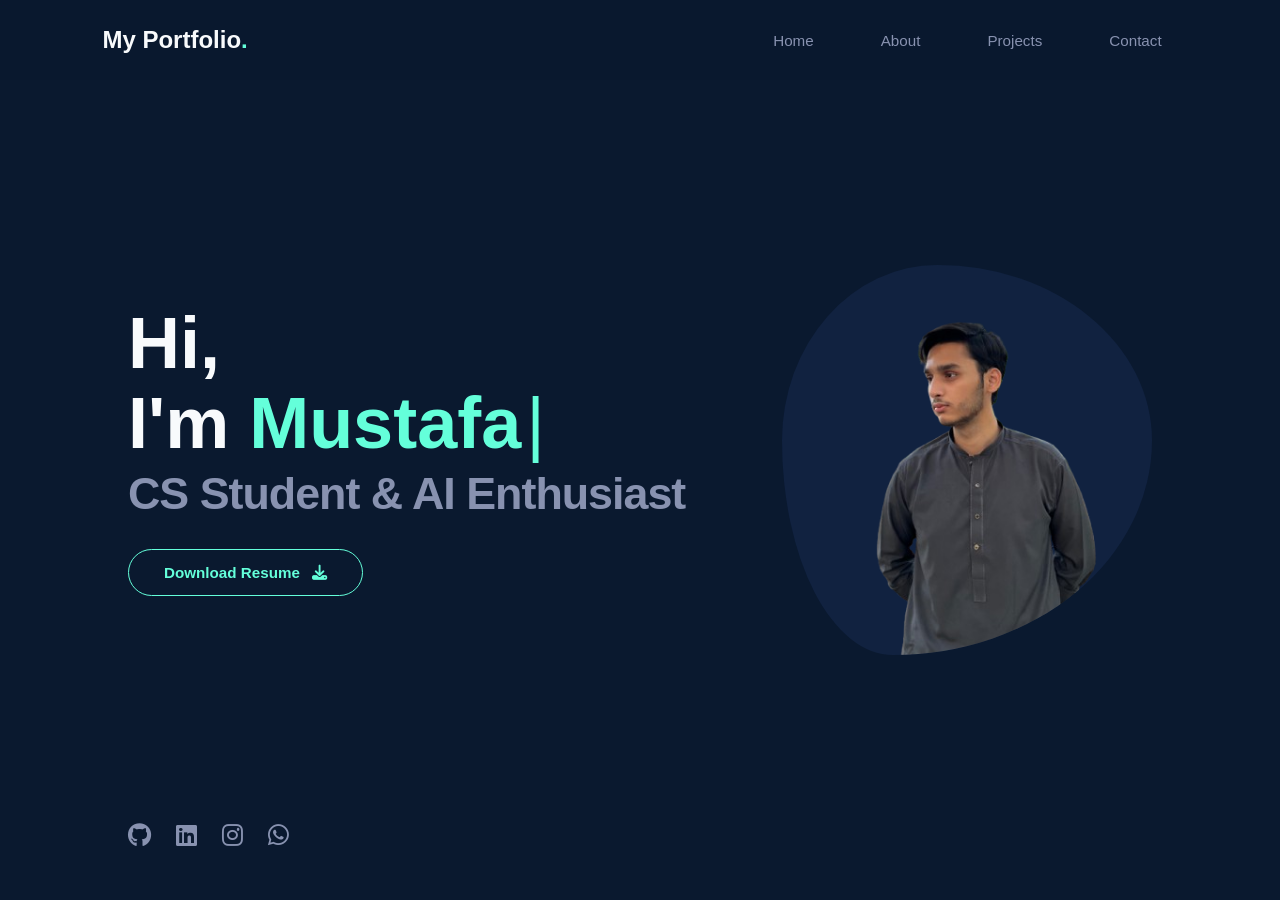
<file: index.html>
<!DOCTYPE html>
<html lang="en">
    <head>
        <link rel="stylesheet" href="https://cdnjs.cloudflare.com/ajax/libs/font-awesome/6.4.2/css/all.min.css">
        <meta charset="UTF-8">
        <meta name="viewport" content="width=device-width, initial-scale=1.0">
        <title>Mustafa Hassan | Portfolio</title>
        <meta property="og:title" content="Mustafa Hassan | Portfolio">
        <meta property="og:description" content="I'm a Computer Science student specializing in AI. This is my Portfolio showcasing diffrent projects">
        <meta property="og:image" content="assets/images/logo_black.png">
        <link rel="icon" href="assets/images/logo_black.png" type="image/png">
        <link rel="stylesheet" href="style.css">
    </head>
    <body>
        <nav class="navbar">
            <div class="logo">
                My Portfolio<span>.</span>
            </div>
        <input type="checkbox" id="menu-toggle" class="menu-checkbox">
            <label for="menu-toggle" class="hamburger">
            <i class="fa-solid fa-bars"></i>
        </label>
            <ul class="nav-links">
                <li><a href="index.html">Home</a></li>
                <li><a href="aboutme.html">About</a></li>
                <li><a href="projects.html">Projects</a></li>
                <li><a href="contact.html">Contact</a></li>
            </ul>
        </nav>

    <section class="hero">
        <div class="hero-text">
            <h1 class="intro-hi"><span class="pop-word">Hi,</span></h1>
            <h1 class="intro-main">I'm <span id="typed-name"></span><span class="cursor">|</span></h1>
            <h2 class="intro-sub"><span class="pop-word">CS Student & AI Enthusiast</span></h2>
            <a href="assets/resume_updated.pdf" target="_blank" class="btn-resume" download>
                Download Resume <i class="fa-solid fa-download"></i>
            </a>
        </div>
        <div class="hero-image-container">
            <div class="blob-shape">
                <img src="assets/images/a.png" alt="my_image">
            </div>
        </div>
    <div class="hero-socials">
        <a href="https://github.com/mustafahassan2006" target="_blank"><i class="fa-brands fa-github"></i></a>
        <a href="https://www.linkedin.com/in/syed-mustafa-hassan" target="_blank"><i class="fa-brands fa-linkedin"></i></a>
        <a href="https://www.instagram.com/mustafahsn.5/" target="_blank"><i class="fa-brands fa-instagram"></i></a>
        <a href="https://wa.me/923174124920" target="_blank"><i class="fa-brands fa-whatsapp"></i></a>
        </div>
    </section>
        
    </body>
</html>

<script>
    const name = "Mustafa";
    let index = 0;

    function typeEffect() {
        if (index < name.length) {
            // Add one letter at a time to the span
            document.getElementById("typed-name").innerHTML += name.charAt(index);
            index++;
            // Adjust the '150' to make it faster (lower) or slower (higher)
            setTimeout(typeEffect, 150);
        }
    }

    // This makes the script run as soon as the page finishes loading
    window.onload = typeEffect;
</script>
</file>
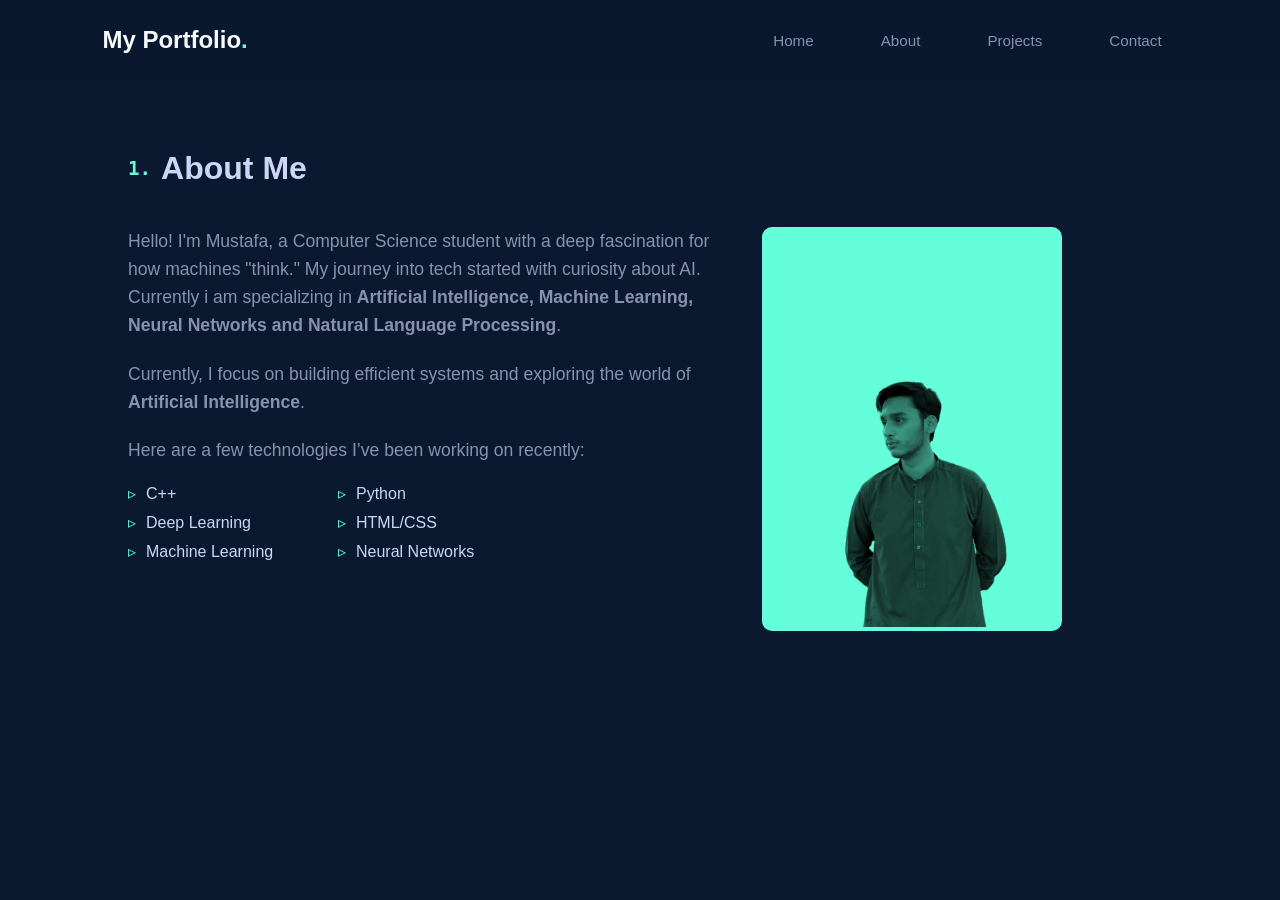
<file: aboutme.html>
<!DOCTYPE html>
<html lang="en">
<head>
    <meta charset="UTF-8">
    <meta name="viewport" content="width=device-width, initial-scale=1.0">
    <title>About Me | Mustafa Hassan</title>
    <link rel="stylesheet" href="https://cdnjs.cloudflare.com/ajax/libs/font-awesome/6.4.2/css/all.min.css">
    <link rel="stylesheet" href="style.css">
    <link rel="icon" href="assets/images/logo_black.png" type="image/png">
</head>
<body>
    <nav class="navbar">
        <div class="logo"><a href="index.html">My Portfolio<span>.</span></a></div> 
        <input type="checkbox" id="menu-toggle" class="menu-checkbox">
        <label for="menu-toggle" class="hamburger"><i class="fa-solid fa-bars"></i></label>
        <ul class="nav-links">
            <li><a href="index.html">Home</a></li>
            <li><a href="aboutme.html">About</a></li>
            <li><a href="projects.html">Projects</a></li>
            <li><a href="contact.html">Contact</a></li>
            
        </ul>
    </nav>

    <section class="about-section">
        <div class="container">
            <h2 class="section-title"><span>1.</span> About Me</h2>
            
            <div class="about-content">
                <div class="about-text">
                    <p>Hello! I'm Mustafa, a Computer Science student with a deep fascination for how machines "think." My journey into tech started with curiosity about AI. Currently i am specializing in <strong>Artificial Intelligence, Machine Learning, Neural Networks and Natural Language Processing</strong>.</p>
                    
                    <p>Currently, I focus on building efficient systems and exploring the world of <strong>Artificial Intelligence</strong>.</p>

                    <p>Here are a few technologies I’ve been working on recently:</p>
                    <ul class="skills-list">
                        <li>C++</li>
                        <li>Python</li>
                        <li>Deep Learning</li>
                        <li>HTML/CSS</li>
                        <li>Machine Learning</li>
                        <li>Neural Networks</li>
                    </ul>
                </div>

                <div class="about-image">
                    <div class="image-wrapper">
                        <img src="assets/images/a.png" alt="Mustafa Hassan">
                    </div>
                </div>
            </div>
        </div>
    </section>
</body>
</html>
</file>
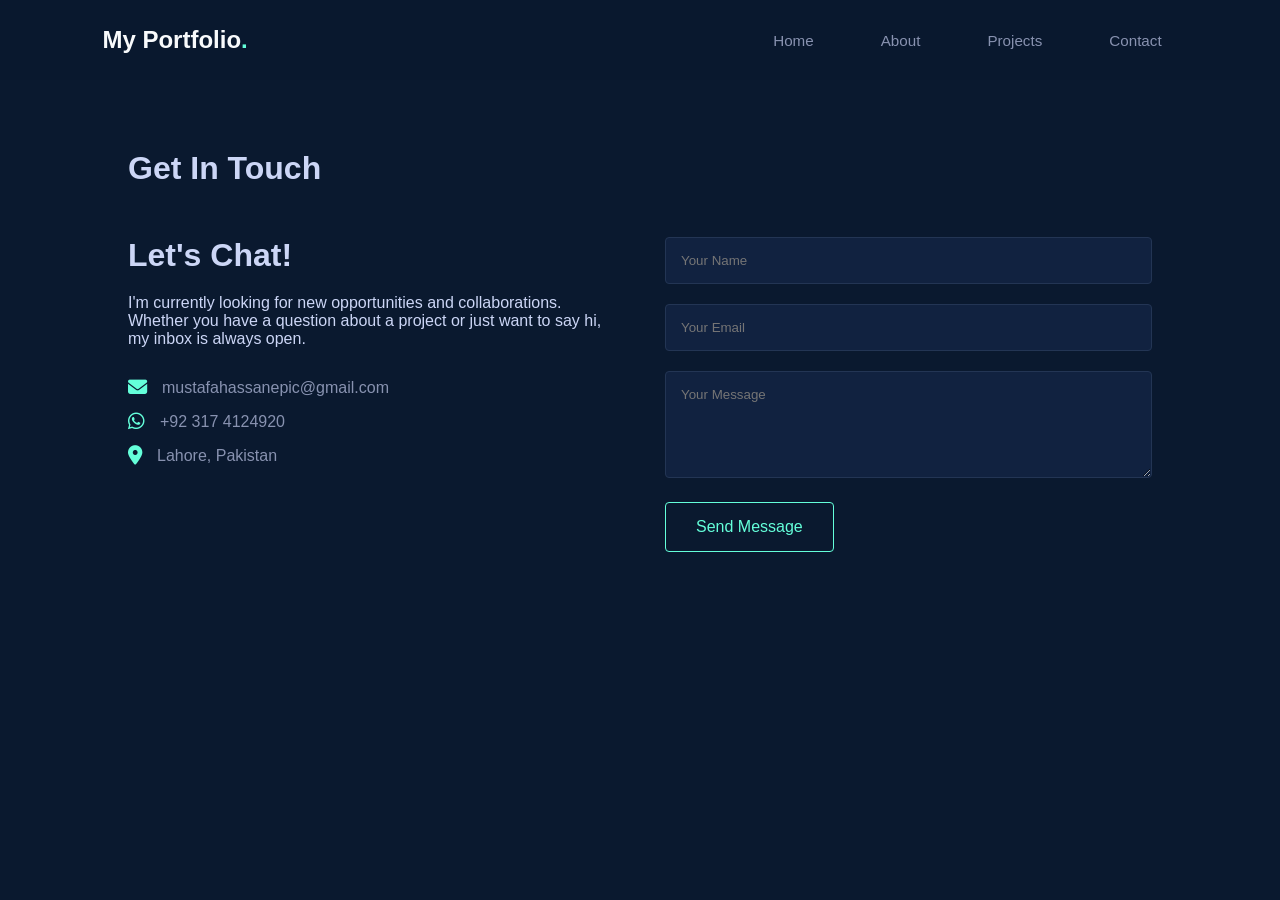
<file: contact.html>
<!DOCTYPE html>
<html lang="en">
<head>
    <meta charset="UTF-8">
    <meta name="viewport" content="width=device-width, initial-scale=1.0">
    <title>Contact | Mustafa Hassan</title>
    <link rel="stylesheet" href="https://cdnjs.cloudflare.com/ajax/libs/font-awesome/6.4.2/css/all.min.css">
    <link rel="stylesheet" href="style.css">
     <link rel="icon" href="assets/images/logo_black.png" type="image/png">
</head>
<body>
    <nav class="navbar">
        <div class="logo"><a href="index.html">My Portfolio<span>.</span></a></div> 
        <input type="checkbox" id="menu-toggle" class="menu-checkbox">
        <label for="menu-toggle" class="hamburger"><i class="fa-solid fa-bars"></i></label>
        <ul class="nav-links">
            <li><a href="index.html">Home</a></li>
            <li><a href="aboutme.html">About</a></li>
            <li><a href="projects.html">Projects</a></li>
            <li><a href="contact.html">Contact</a></li>
        </ul>
    </nav>

    <section class="contact-section">
        <div class="container">
            <h2 class="section-title"> Get In Touch</h2>
            
            <div class="contact-container">
                <div class="contact-info">
                    <h3>Let's Chat!</h3>
                    <p>I'm currently looking for new opportunities and collaborations. Whether you have a question about a project or just want to say hi, my inbox is always open.</p>
                    
                    <div class="contact-details">
                        <div class="detail-item">
                            <i class="fa-solid fa-envelope"></i>
                            <p>mustafahassanepic@gmail.com</p> </div>
                                <a href="https://wa.me/923174124920" target="_blank" class="detail-item whatsapp-link">
                                <i class="fa-brands fa-whatsapp"></i>
                                <p>+92 317 4124920</p>
                                </a>
                        <div class="detail-item">
                            <i class="fa-solid fa-location-dot"></i>
                            <p>Lahore, Pakistan</p>
                        </div>
                    </div>
                </div>

                <form action="https://formspree.io/f/xeerkpnw" method="POST" class="contact-form">
                    <div class="input-group">
                        <input type="text" name="name" placeholder="Your Name" required>
                    </div>
                    <div class="input-group">
                        <input type="email" name="email" placeholder="Your Email" required>
                    </div>
                    <div class="input-group">
                        <textarea name="message" rows="5" placeholder="Your Message" required></textarea>
                    </div>
                    <button type="submit" class="contact-btn">Send Message</button>
                </form>
            </div>
        </div>
    </section>
</body>
</html>
</file>
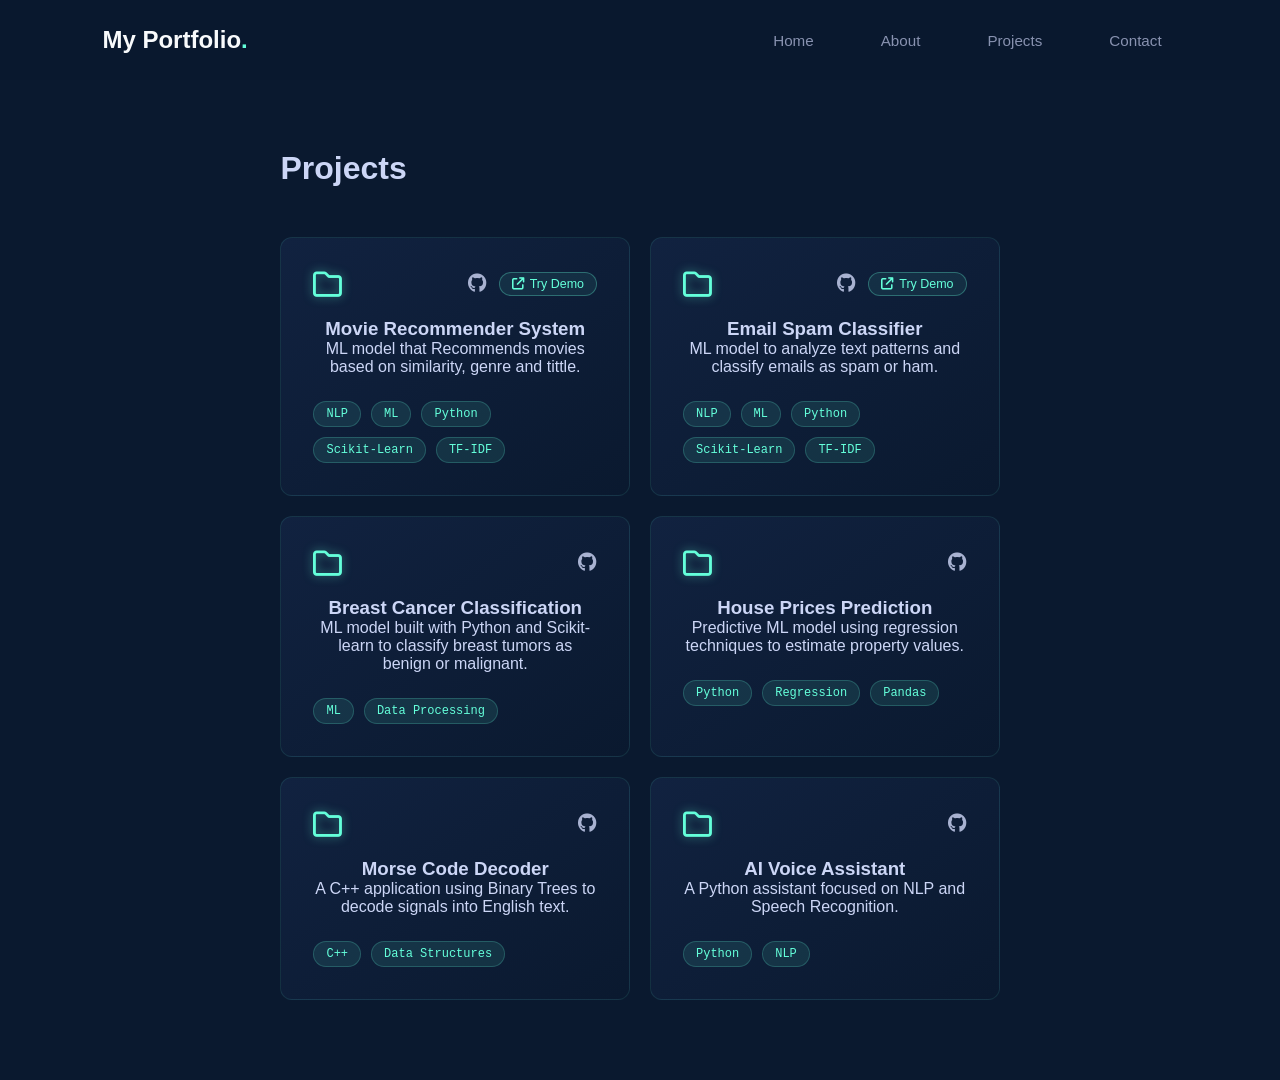
<file: projects.html>
<!DOCTYPE html>
<html lang="en">
<head>
    <meta charset="UTF-8">
    <meta name="viewport" content="width=device-width, initial-scale=1.0">
    <title>Projects | Mustafa Hassan</title>
    <link rel="stylesheet" href="https://cdnjs.cloudflare.com/ajax/libs/font-awesome/6.4.2/css/all.min.css">
    <link rel="icon" href="assets/images/logo_black.png" type="image/png">
    <link rel="stylesheet" href="style.css">
</head>
<body>
    <nav class="navbar">
        <div class="logo"><a href="index.html">My Portfolio<span>.</span></a></div> 
        <input type="checkbox" id="menu-toggle" class="menu-checkbox">
        <label for="menu-toggle" class="hamburger"><i class="fa-solid fa-bars"></i></label>
        <ul class="nav-links">
            <li><a href="index.html">Home</a></li>
            <li><a href="aboutme.html">About</a></li>
            <li><a href="projects.html">Projects</a></li>
            <li><a href="contact.html">Contact</a></li>
        </ul>
    </nav>
                
    <section class="projects-placeholder">
        <div class="container">
            <h2 class="section-title">Projects</h2>
            <div class="projects-grid">
<!-- Project-->
                <div class="project-card">
                    <div class="project-top">
                        <i class="fa-regular fa-folder project-folder"></i>
                        <div class="project-links">
                            <a href="https://github.com/mustafahassan2006/Movie_recommendation" target="_blank" title="View Source Code">
                                <i class="fa-brands fa-github"></i>
                            </a>
                            <a href="Projects/MovieReq.html" target="_blank" class="demo-link">
                                <i class="fa-solid fa-arrow-up-right-from-square"></i> Try Demo
                            </a>
                        </div>
                    </div>
                    <h3 class="project-title">Movie Recommender System</h3>

                    <p class="project-description">ML model that Recommends movies based on similarity, genre and tittle.</p>
                    <ul class="project-tech-list">
                        <li>NLP</li>
                        <li>ML</li>
                        <li>Python</li>
                        <li>Scikit-Learn</li>
                        <li>TF-IDF</li>
                    </ul>
                </div>

                
                <!-- Project 1: Email Spam Classifier -->
                <div class="project-card">
                    <div class="project-top">
                        <i class="fa-regular fa-folder project-folder"></i>
                        <div class="project-links">
                            <a href="https://github.com/mustafahassan2006/Email_spam_classifier" target="_blank" title="View Source Code">
                                <i class="fa-brands fa-github"></i>
                            </a>
                            <a href="Projects/EmailClassifier.html" target="_blank" class="demo-link">
                                <i class="fa-solid fa-arrow-up-right-from-square"></i> Try Demo
                            </a>
                        </div>
                    </div>
                    <h3 class="project-title">Email Spam Classifier</h3>
                    <p class="project-description">ML model to analyze text patterns and classify emails as spam or ham.</p>
                    <ul class="project-tech-list">
                        <li>NLP</li>
                        <li>ML</li>
                        <li>Python</li>
                        <li>Scikit-Learn</li>
                        <li>TF-IDF</li>
                    </ul>
                </div>

                <!-- Project 2: Breast Cancer Classification -->
                <div class="project-card">
                    <a href="https://github.com/mustafahassan2006/breast-cancer-prediction" class="project-link-wrapper" target="_blank">
                        <div class="project-top">
                            <i class="fa-regular fa-folder project-folder"></i>
                            <div class="project-links">
                                <object>
                                    <a href="https://github.com/mustafahassan2006/breast-cancer-prediction" target="_blank">
                                        <i class="fa-brands fa-github"></i>
                                    </a>
                                </object>
                            </div>
                        </div>
                        <h3 class="project-title">Breast Cancer Classification</h3>
                        <p class="project-description">ML model built with Python and Scikit-learn to classify breast tumors as benign or malignant.</p>
                        <ul class="project-tech-list">
                            <li>ML</li>
                            <li>Data Processing</li>
                        </ul>
                    </a>
                </div>

                <!-- Project 3: House Prices Prediction -->
                <div class="project-card">
                    <a href="https://github.com/mustafahassan2006/House-Prices-Prediction" class="project-link-wrapper" target="_blank">
                        <div class="project-top">
                            <i class="fa-regular fa-folder project-folder"></i>
                            <div class="project-links">
                                <object>
                                    <a href="https://github.com/mustafahassan2006/House-Prices-Prediction" target="_blank">
                                        <i class="fa-brands fa-github"></i>
                                    </a>
                                </object>
                            </div>
                        </div>
                        <h3 class="project-title">House Prices Prediction</h3>
                        <p class="project-description">Predictive ML model using regression techniques to estimate property values.</p>
                        <ul class="project-tech-list">
                            <li>Python</li>
                            <li>Regression</li>
                            <li>Pandas</li>
                        </ul>
                    </a>
                </div>

                <!-- Project 4: Morse Code Decoder -->
                <div class="project-card">
                    <a href="index.html" class="project-link-wrapper">
                        <div class="project-top">
                            <i class="fa-regular fa-folder project-folder"></i>
                            <div class="project-links">
                                <object>
                                    <a href="https://github.com/mustafahassan2006" target="_blank">
                                        <i class="fa-brands fa-github"></i>
                                    </a>
                                </object>
                            </div>
                        </div>
                        <h3 class="project-title">Morse Code Decoder</h3>
                        <p class="project-description">A C++ application using Binary Trees to decode signals into English text.</p>
                        <ul class="project-tech-list">
                            <li>C++</li>
                            <li>Data Structures</li>
                        </ul>
                    </a>
                </div>

                <!-- Project 5: AI Voice Assistant -->
                <div class="project-card">
                    <a href="https://github.com/mustafahassan2006/Python-Voice-Assistant" class="project-link-wrapper" target="_blank">
                        <div class="project-top">
                            <i class="fa-regular fa-folder project-folder"></i>
                            <div class="project-links">
                                <object>
                                    <a href="https://github.com/mustafahassan2006/Python-Voice-Assistant" target="_blank">
                                        <i class="fa-brands fa-github"></i>
                                    </a>
                                </object>
                            </div>
                        </div>
                        <h3 class="project-title">AI Voice Assistant</h3>
                        <p class="project-description">A Python assistant focused on NLP and Speech Recognition.</p>
                        <ul class="project-tech-list">
                            <li>Python</li>
                            <li>NLP</li>
                        </ul>
                    </a>
                </div>

            </div>
        </div>
    </section>
</body>
</html>
</file>
<file: style.css>
* {
    margin: 0;
    padding: 0;
    box-sizing: border-box;
    font-family: 'Inter', sans-serif; /* Clean modern font */
}

body {
    background-color: #0a192f; /* Deep Navy Dark Mode */
    color: #ccd6f6;
}

/* 2. Navbar Container */
.navbar {
    display: flex;
    justify-content: space-between; /* Logo on left, links on right */
    align-items: center;
    padding: 20px 8%;
    height: 80px;
    background-color: rgba(10, 25, 47, 0.95); /* Semi-transparent */
    position: fixed; /* Stays at top */
    width: 100%;
    top: 0;
    z-index: 1000;
}

/* 3. Logo Style */
.logo {
    display: flex;
    align-items: center;
    font-size: 1.5rem;
    font-weight: 800;
    color: #f8fafc;
    cursor: pointer;
    text-decoration: none;
    transition: all 0.3s ease; /* Makes the color fade in smoothly */
}

.logo a, .logo a:visited {
    text-decoration: none !important;
    color: inherit !important;
}


.logo:hover {
    color: #64ffda; /* Entire name turns teal */
    transform: translateY(-2px); /* Subtle "pop" up */
}

.logo:hover span {
    display: inline-block;
    transform: scale(1.5); /* The dot grows 50% larger on hover */
    color: #f8fafc; /* The dot changes to white for contrast */
    transition: transform 0.3s cubic-bezier(0.175, 0.885, 0.32, 1.275); /* Bouncy pop */
}

.logo span {
    color: #64ffda; /* That cool teal accent color */
}

/* 4. The Links */
.nav-links {
    display: flex;
    list-style: none;
    gap: 35px;
}

.nav-links a {
    text-decoration: none;
    color: #8892b0;
    font-weight: 500;
    font-size: 0.95rem;
    padding: 8px 16px;       /* Adds space for the background box */
    border-radius: 8px;      /* Makes the box corners rounded */
    transition: all 0.3s ease; /* Smooth transition for everything */
    display: inline-block;   /* Allows the "pop" movement */
}

.nav-links a:hover {
    color: #64ffda;          /* Changes text color to your accent teal */
    background-color: rgba(100, 255, 218, 0.1); /* Translucent teal box */
    transform: translateY(-3px); /* The "Pop" - moves it up slightly */
    box-shadow: 0 4px 15px rgba(0, 0, 0, 0.2); /* Subtle depth shadow */
}

/* Hero Section Container to position everything */
.hero {
    position: relative;
    height: 100vh;
    display: flex;
    align-items: center;
    justify-content: space-between; /* This puts text on left, image on right */
    padding: 0 10%;
    gap: 30px;
}

.hero-image-container {
    position: relative;
    width: 370px; /* Adjust based on how big you want the blob */
    height: 390px;
    margin-right: 0px;
    margin-top: 20px;
}

.blob-shape {
    width: 100%;
    height: 100%;
    background-color: #112240; 
    /* This specific border-radius creates the organic "blob" shape */
    border-radius: 42% 58% 70% 30% / 45% 45% 55% 55%;
    overflow: hidden; /* Ensures the image stays inside the blob */
    display: flex;
    align-items: flex-end; /* Aligns image to the bottom of the blob */
    justify-content: center;
    transition: all 0.5s ease-in-out;
}

.blob-shape img {
    width: 110%; /* Makes image slightly larger to fill the shape */
    height: auto;
    object-fit: cover;
}

.hero-image-container:hover .blob-shape {
    /* change the border-radius values slightly for the "hover" state */
    border-radius: 50% 50% 50% 50% / 50% 50% 50% 50%; /* Becomes a perfect circle */
    transform: scale(1.05); /* Makes the whole thing grow 5% larger */
    box-shadow: 0 20px 40px rgba(100, 255, 218, 0.2); /* Adds a teal glow */
}

.hero-text {
    flex: 1; /* Takes up left side space */
}

.intro-hi {
    font-size: 4.5rem;
    font-weight: 800;
    color: #f8fafc; /* Clean White */
    line-height: 1.1;
}

.intro-main {
    font-size: 4.5rem;
    font-weight: 800;
    color: #f8fafc;
    line-height: 1.1;
}

.intro-main span {
    color: #64ffda; /* signature Teal */
}

.intro-sub {
    font-size: clamp(1.8rem, 4vw, 2.8rem); /* This makes it auto-shrink if the text is long */
    font-weight: 700;
    color: #8892b0;
    margin-top: 5px;
    letter-spacing: -1px;
}

#typed-name {
    color: #64ffda; 
}

.cursor {
    color: #64ffda;
    font-weight: 200;
    margin-left: 5px;
    /* This makes the cursor blink like a real terminal */
    animation: blink-caret 0.75s step-end infinite;
}

@keyframes blink-caret {
    from, to { color: transparent }
    50% { color: #64ffda; }
}

.hero-socials {
    position: absolute;
    bottom: 50px;
    left: 10%;
    display: flex;
    gap: 25px;
    z-index: 10;
}

.hero-socials a {
    color: #8892b0; /* Dimmed color to match your sub-text */
    font-size: 1.5rem; /* Makes icons readable */
    transition: all 0.3s ease;
    text-decoration: none;
}

.hero-socials a:hover {
    color: #64ffda; /* Teal accent on hover */
    transform: translateY(-5px); /* The "Pop" effect */
}

.btn-resume {
    display: inline-block;
    margin-top: 30px;
    padding: 14px 35px; /* Slightly wider padding for a better oval look */
    border: 1.5px solid #64ffda;
    color: #64ffda;
    text-decoration: none;
    font-size: 0.95rem;
    font-weight: 600;
    border-radius: 50px; /* This creates the oval/pill shape */
    transition: all 0.3s cubic-bezier(0.645, 0.045, 0.355, 1); /* Smoother transition */
    cursor: pointer;
    background: transparent;
}

.btn-resume i {
    margin-left: 8px;
}

.btn-resume:hover {
    background-color: rgba(100, 255, 218, 0.1);
    transform: translateY(-3px);
    box-shadow: 0 5px 15px rgba(100, 255, 218, 0.1); /* Teal tinted shadow */
}

.menu-checkbox, .hamburger {
    display: none;
}

/* About Section Styles */
.about-section {
    padding: 150px 10% 80px;
    min-height: 100vh;
}

.section-title {
    font-size: 2rem;
    color: #ccd6f6;
    margin-bottom: 40px;
    display: flex;
    align-items: center;
}

.section-title span {
    color: #64ffda;
    font-family: monospace;
    font-size: 1.2rem;
    margin-right: 10px;
}

/* This creates the side-by-side look on desktop and stacks on mobile */
.about-content {
    display: grid;
    grid-template-columns: 3fr 2fr;
    gap: 50px;
    align-items: start;
}

.about-text p {
    color: #8892b0;
    line-height: 1.6;
    margin-bottom: 20px;
    font-size: 1.1rem;
}

.skills-list {
    display: grid;
    grid-template-columns: repeat(2, minmax(140px, 200px));
    list-style: none;
    gap: 10px;
}

.skills-list li::before {
    content: "▹";
    color: #64ffda;
    margin-right: 10px;
}

/* Image Styling */
.image-wrapper {
    position: relative;
    max-width: 300px;
    border-radius: 10px;
    background-color: #64ffda; /* Teal accent for the image tint */
}

.image-wrapper img {
    width: 100%;
    border-radius: 10px;
    mix-blend-mode: multiply; /* Creates that professional dark-tint look */
    filter: grayscale(100%) contrast(1);
    transition: all 0.3s ease;
}

.image-wrapper:hover img {
    mix-blend-mode: normal;
    filter: none;
}

.pop-word {
    display: inline-block; /* Required for the 'lift' to work */
    transition: transform 0.3s ease, color 0.3s ease;
    cursor: default;
}

.pop-word:hover {
    transform: translateY(-8px); /* Lifts the word up */
    color: #64ffda; /* Signature teal highlight */
}

/* Apply the same logic to your typed name */
#typed-name {
    display: inline-block;
    transition: transform 0.3s ease;
}

#typed-name:hover {
    transform: translateY(-8px);
}

/* Contact Section */
.contact-section {
    padding: 150px 10% 80px;
    min-height: 100vh;
}

.contact-container {
    display: grid;
    grid-template-columns: 1fr 1fr;
    gap: 50px;
    margin-top: 50px;
}

.contact-info h3 {
    font-size: 2rem;
    color: #ccd6f6;
    margin-bottom: 20px;
}

.contact-details {
    margin-top: 30px;
}

.detail-item {
    display: flex;
    align-items: center;
    margin-bottom: 15px;
    color: #8892b0;
}

.detail-item i {
    color: #64ffda;
    margin-right: 15px;
    font-size: 1.2rem;
}

/* Form Styling */
.contact-form {
    display: flex;
    flex-direction: column;
    gap: 20px;
}

.input-group input, 
.input-group textarea {
    width: 100%;
    padding: 15px;
    background: #112240;
    border: 1px solid #233554;
    border-radius: 4px;
    color: #ccd6f6;
    font-family: inherit;
    transition: 0.3s;
}

.input-group input:focus, 
.input-group textarea:focus {
    outline: none;
    border-color: #64ffda;
}

.contact-btn {
    padding: 15px 30px;
    background: transparent;
    border: 1px solid #64ffda;
    color: #64ffda;
    border-radius: 4px;
    cursor: pointer;
    font-size: 1rem;
    transition: 0.3s;
    width: fit-content;
}

.contact-btn:hover {
    background: rgba(100, 255, 218, 0.1);
}

.whatsapp-link {
    text-decoration: none;
    transition: all 0.3s ease;
}

.whatsapp-link:hover {
    transform: translateX(10px); /* Subtle slide effect on hover */
}

.whatsapp-link:hover i {
    color: #25D366; /* Changes to WhatsApp Green only on hover */
}

/* Projects Placeholder Styles */
.projects-placeholder {
    padding: 150px 10% 80px;
    min-height: 100vh;
    display: flex;
    justify-content: center;
    align-items: center;
    text-align: center;
}

.placeholder-content {
    max-width: 600px;
}

.placeholder-icon {
    font-size: 5rem;
    color: #64ffda;
    margin-bottom: 30px;
    opacity: 0.5;
}

.placeholder-content h3 {
    font-size: 2.5rem;
    color: #ccd6f6;
    margin-bottom: 20px;
}

.placeholder-content p {
    color: #8892b0;
    font-size: 1.2rem;
    line-height: 1.6;
    margin-bottom: 40px;
}

.back-btn {
    padding: 12px 25px;
    border: 1px solid #64ffda;
    color: #64ffda;
    text-decoration: none;
    border-radius: 4px;
    transition: 0.3s;
}

.back-btn:hover {
    background: rgba(100, 255, 218, 0.1);
}

.projects-grid {
    display: grid;
    grid-template-columns: repeat(auto-fill, minmax(300px, 1fr));
    gap: 20px;
    margin-top: 50px;
}

.project-card {
    background: linear-gradient(145deg, #112240, #0a192f); /* Subtle gradient */
    padding: 2rem;
    border-radius: 12px;
    border: 1px solid rgba(100, 255, 218, 0.1); /* Very faint border */
    transition: all 0.4s cubic-bezier(0.645, 0.045, 0.355, 1);
    display: flex;
    flex-direction: column;
    justify-content: space-between;
    position: relative;
    overflow: hidden;
    cursor: pointer;
}

.project-card:hover {
    transform: translateY(-10px) scale(1.02); /* Lifts and slightly grows */
    border: 1px solid #64ffda;
    box-shadow: 0 20px 30px -15px rgba(2, 12, 27, 0.7), 
    0 0 15px rgba(100, 255, 218, 0.2); /* Dual shadow for better glow */
}

/* Fix Card Header Layout */
.project-top {
    display: flex;
    justify-content: space-between;
    align-items: center;
    margin-bottom: 1.2rem;
}

.project-folder { 
    font-size: 1.8rem;
    color: #64ffda; /* Teal accent color */
    text-shadow: 0 0 10px rgba(100, 255, 218, 0.5);
    transition: 0.3s;
}

.project-links {
    display: flex;
    align-items: center;
    gap: 12px;
}

.project-links a {
    color: #a8b2d1;
    font-size: 1.2rem;
    text-decoration: none;
    transition: color 0.3s ease;
}

.project-links a:hover {
    color: #64ffda;
}

/* Modern "Try Demo" Glass/Glow Button */
.project-links .demo-link {
    display: inline-flex;
    align-items: center;
    gap: 6px;
    font-size: 0.78rem;
    font-weight: 500;
    color: #64ffda;
    background: rgba(100, 255, 218, 0.08);
    border: 1px solid rgba(100, 255, 218, 0.3);
    padding: 4px 12px;
    border-radius: 20px;
    transition: all 0.3s ease;
    text-decoration: none;
}

.project-links .demo-link:hover {
    background: #64ffda;
    color: #0a192f;
    border-color: #64ffda;
    box-shadow: 0 0 10px rgba(100, 255, 218, 0.4);
}

.project-tech-list {
    display: flex;
    flex-wrap: wrap;
    list-style: none;
    gap: 10px;
    margin-top: 25px;
}

.project-tech-list li {
    font-family: 'Fira Code', monospace; /* Techy font */
    font-size: 12px;
    color: #64ffda;
    background: rgba(100, 255, 218, 0.1); /* Light teal background */
    padding: 5px 12px;
    border-radius: 20px; /* Pill shape */
    border: 1px solid rgba(100, 255, 218, 0.2);
}

.project-link-wrapper {
    text-decoration: none; /* Removes underline */
    color: inherit; /* Keeps your original text colors */
    display: block;
    height: 100%;
}

/* Mobile Responsive Fix */
@media (max-width: 768px) {
    .hero {
        flex-direction: column-reverse; /* Puts image on TOP, text on bottom */
        justify-content: center;
        text-align: center;
        padding: 100px 5%; /* Adds space for the fixed navbar */
        height: auto; /* Lets the page grow as long as needed */
        min-height: 100vh;
    }

    .hero-image-container {
        width: 280px; /* Smaller blob for mobile */
        height: 300px;
        margin-right: 0;
        margin-bottom: 40px; /* Space between image and text */
    }

    .intro-hi, .intro-main {
        font-size: 2.5rem; /* Smaller font so it doesn't wrap weirdly */
    }

    .intro-sub {
        font-size: 1.2rem;
    }

    .hero-socials {
        position: relative; /* Removes them from the bottom corner */
        left: 0;
        bottom: 0;
        margin-top: 40px;
        justify-content: center; /* Centers them under the button */
    }

    .hamburger {
        display: block; /* Show hamburger icon */
        font-size: 1.8rem;
        color: #64ffda;
        cursor: pointer;
        z-index: 1001;
    }

    .nav-links {
        position: fixed;
        top: 0;
        right: -100%; /* Hide menu off-screen to the right */
        height: 100vh;
        width: 70%; /* Takes up 70% of screen width */
        background-color: #112240;
        flex-direction: column;
        justify-content: center;
        align-items: center;
        transition: 0.4s ease-in-out;
        box-shadow: -10px 0px 30px rgba(0,0,0,0.5);
    }

    /* When the checkbox is checked, slide the menu in */
    .menu-checkbox:checked ~ .nav-links {
        right: 0;
    }

    .nav-links li {
        margin: 20px 0;
    }

    .about-content {
        grid-template-columns: 1fr; /* Stack everything in one column */
        text-align: left;
    }

    .about-image {
        order: -1; /* Puts image ABOVE text on phones */
        display: flex;
        justify-content: center;
        margin-bottom: 40px;
    }

    .skills-list {
        grid-template-columns: 1fr 1fr;
    }

    .contact-container {
        grid-template-columns: 1fr; /* Stack form under info */
    }
    
    .contact-btn {
        width: 100%; /* Full width button on phone */
    }

    .placeholder-content h3 {
        font-size: 1.8rem;
    }
}
</file>
